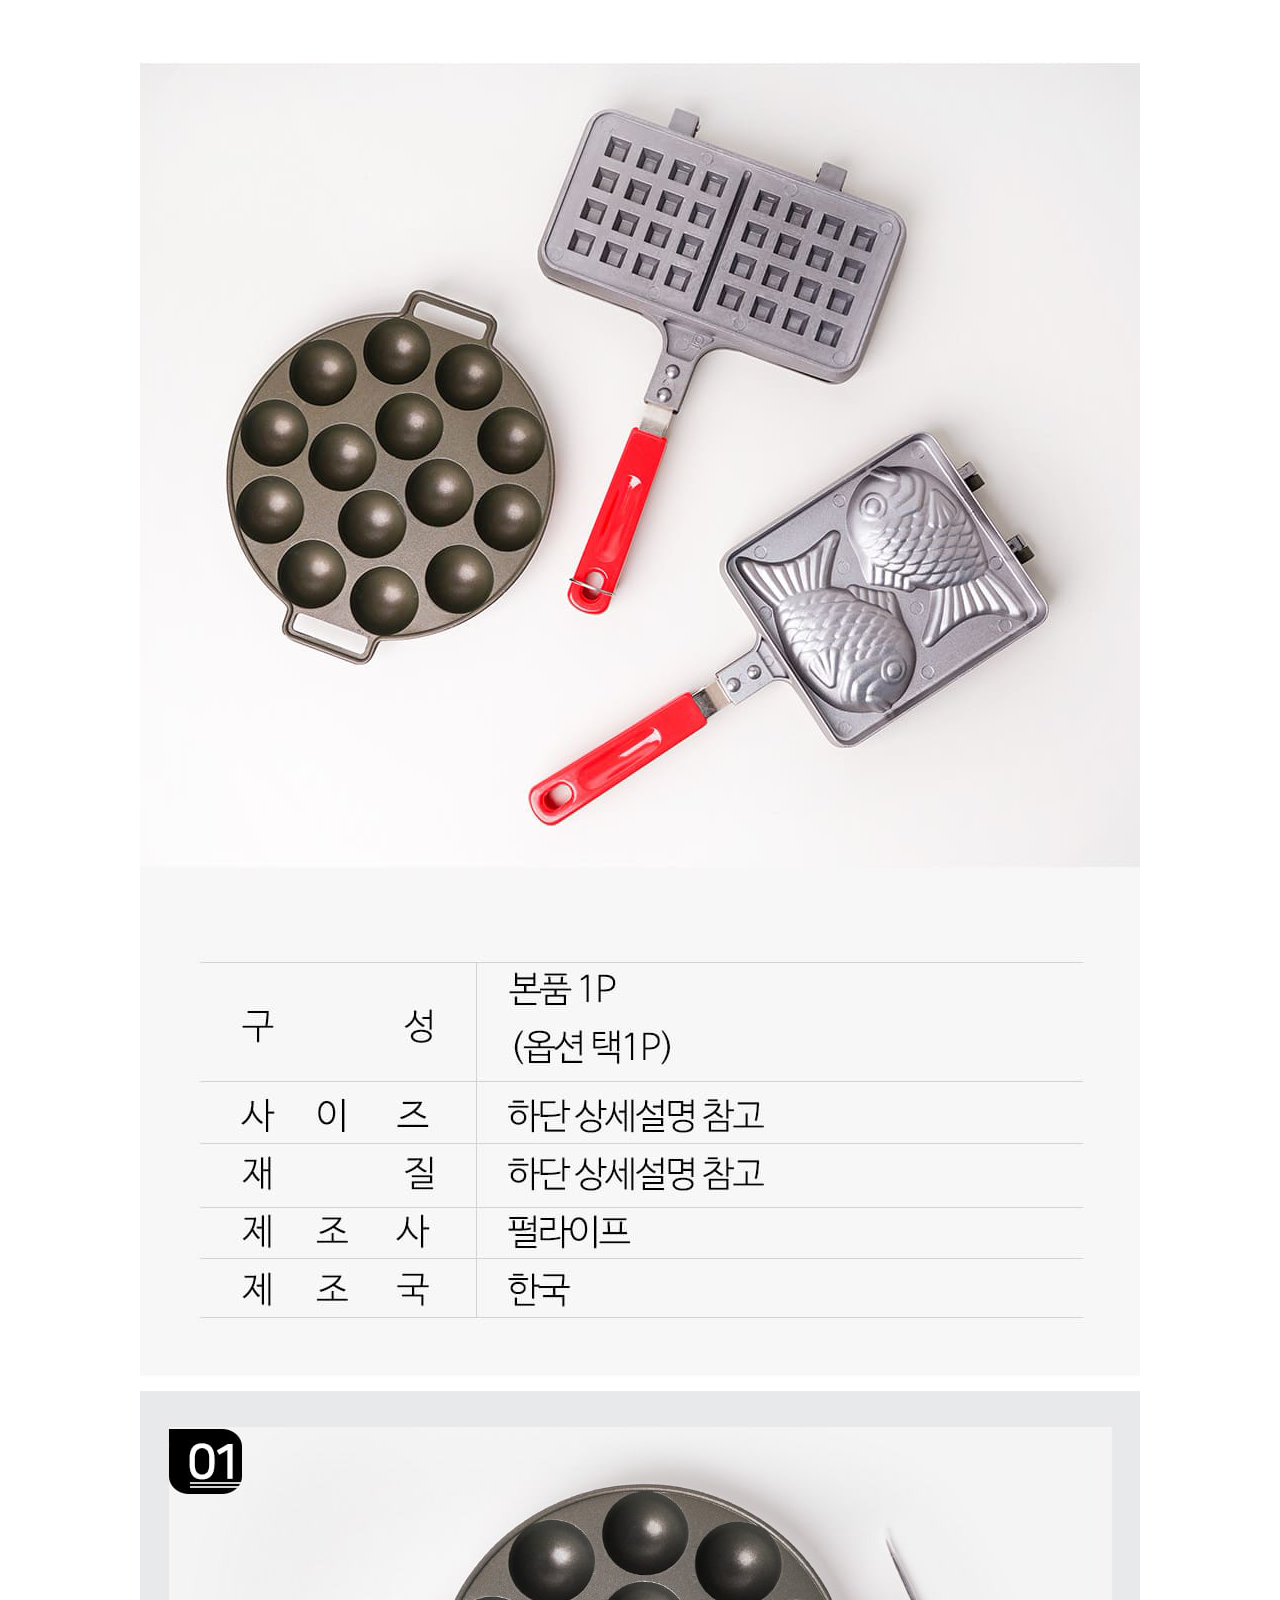
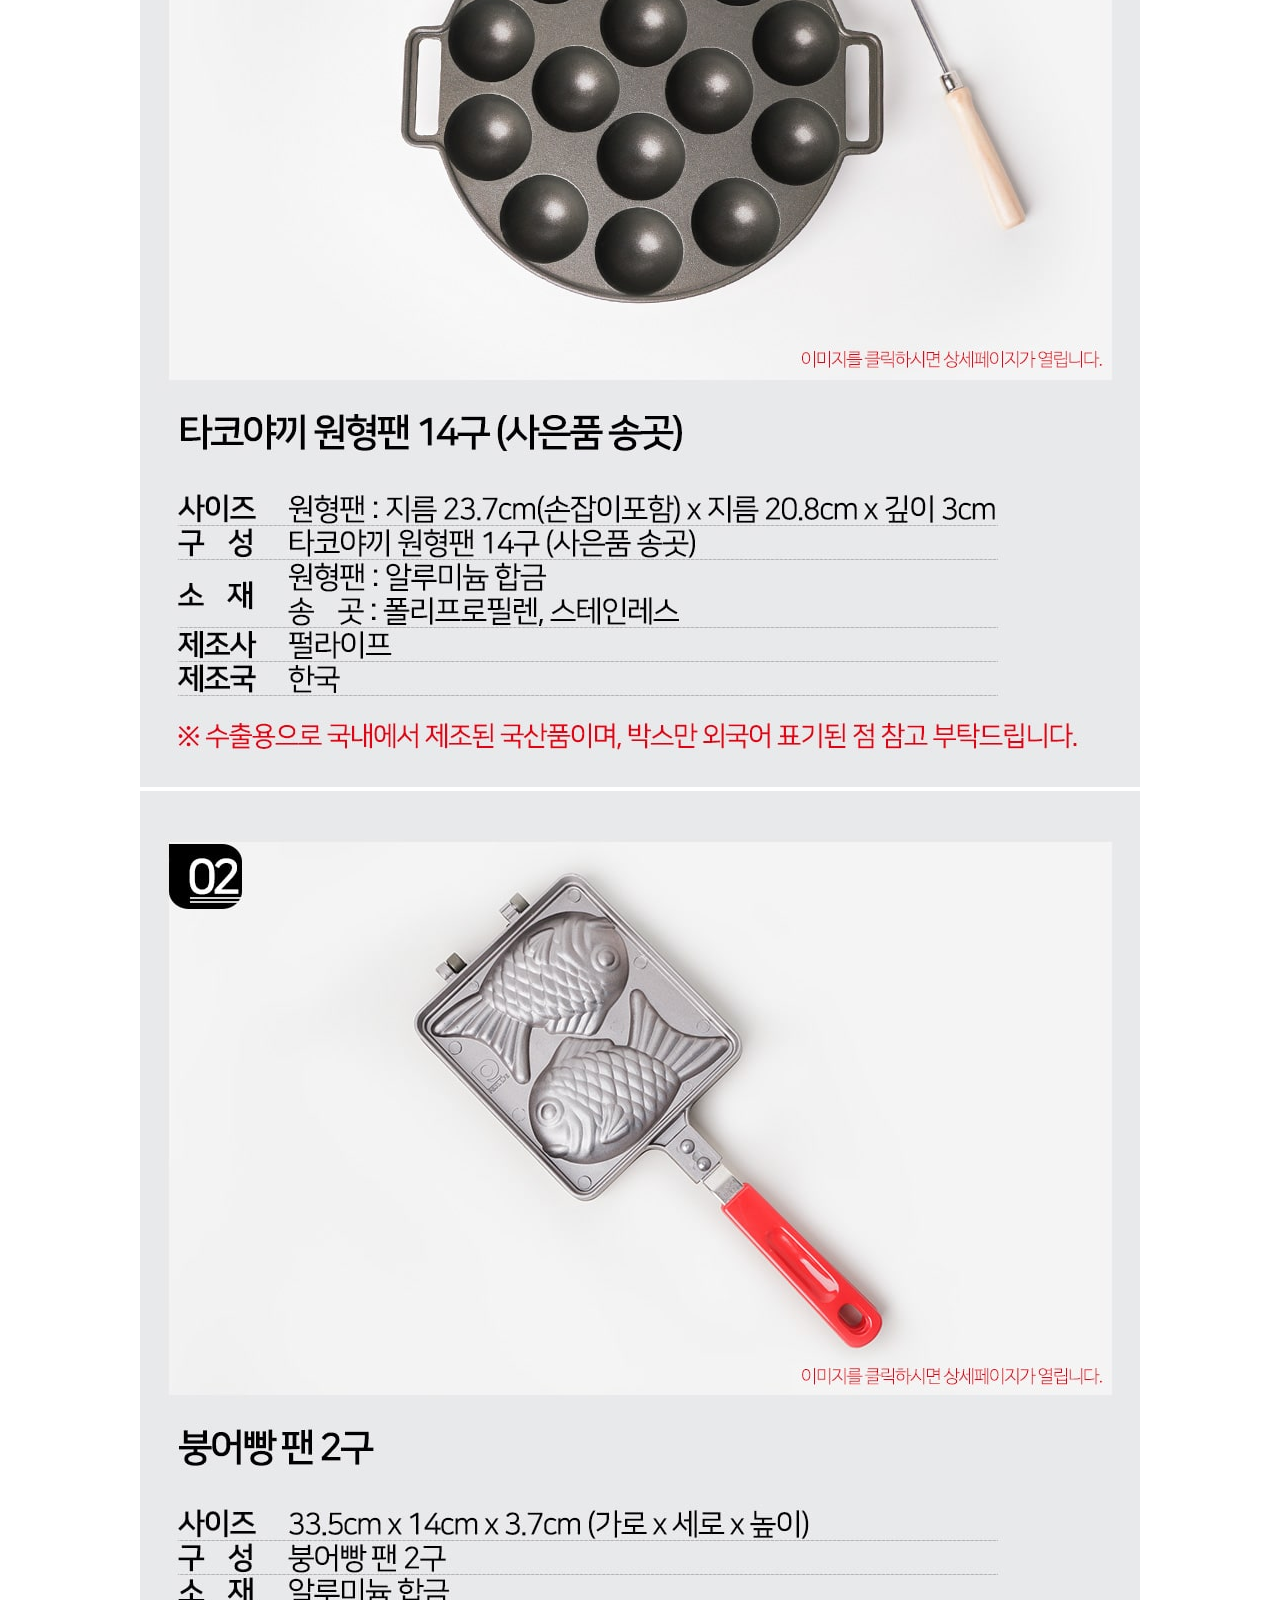
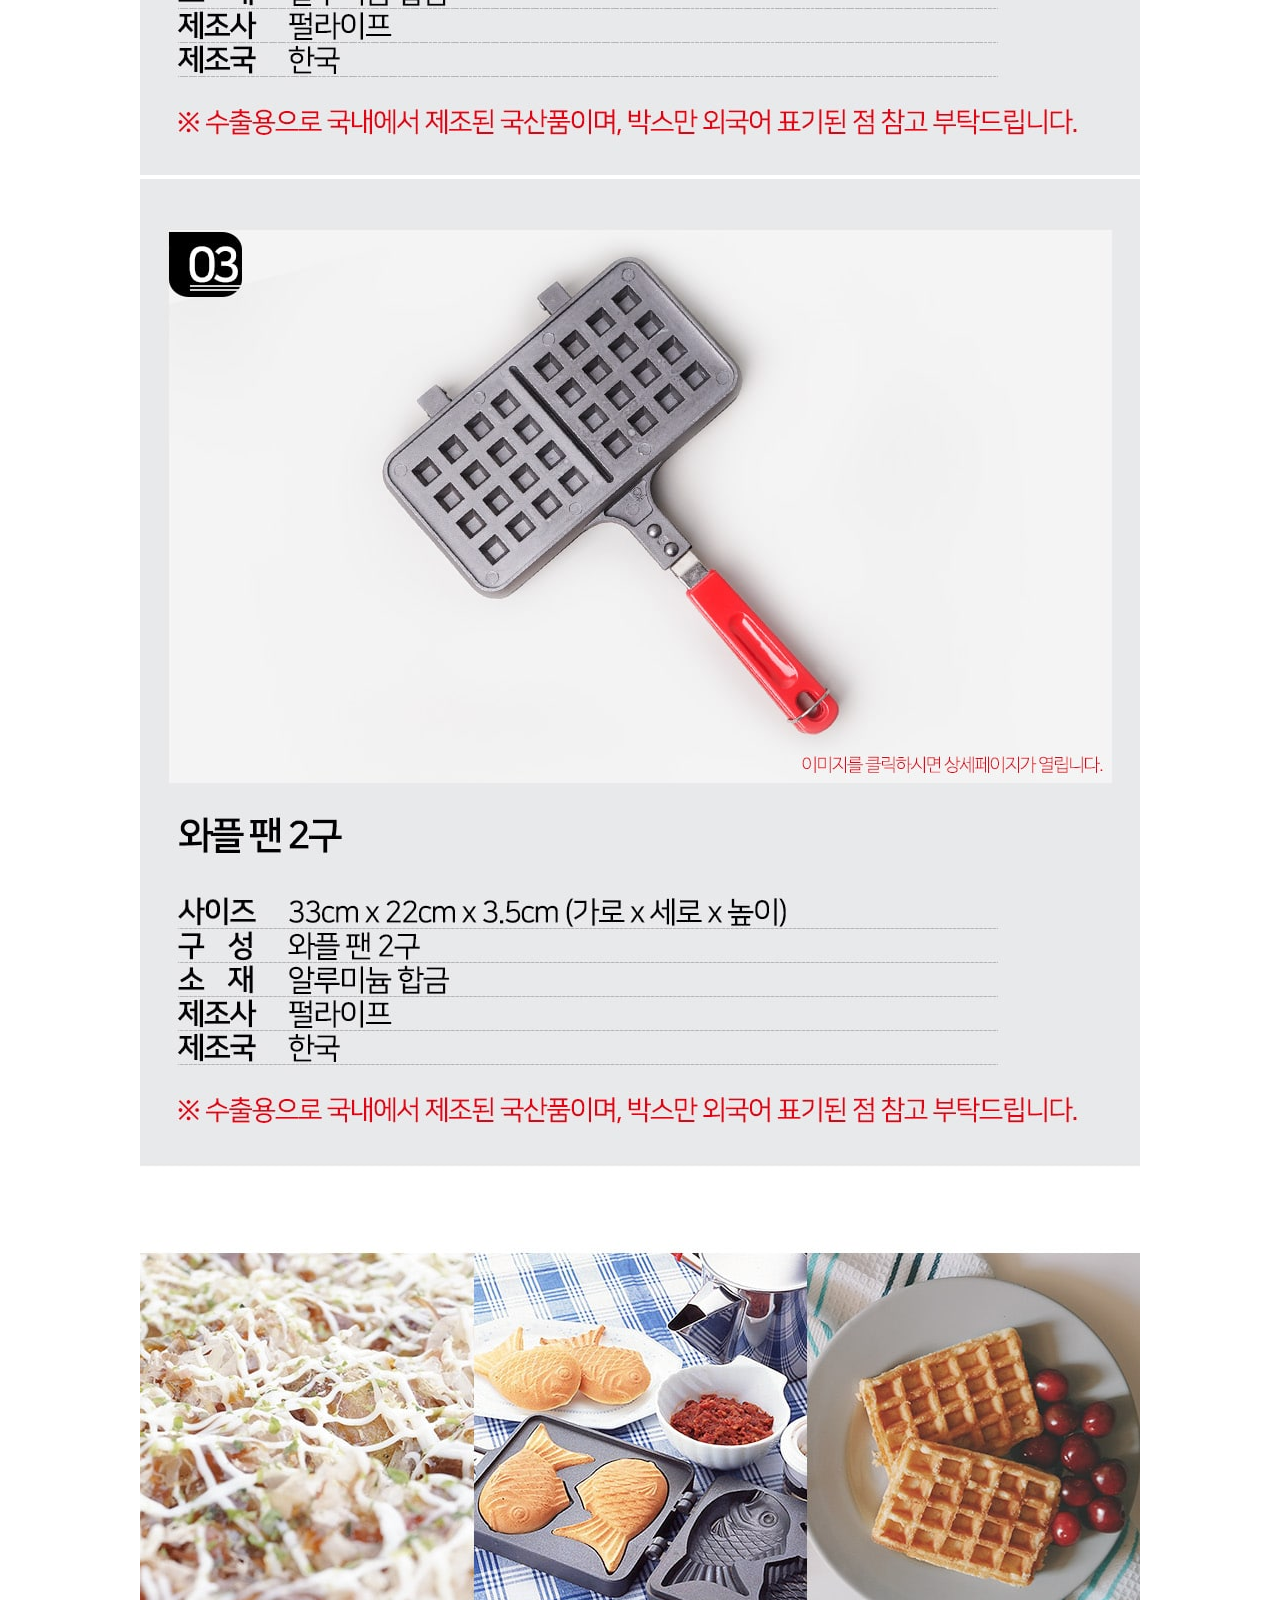
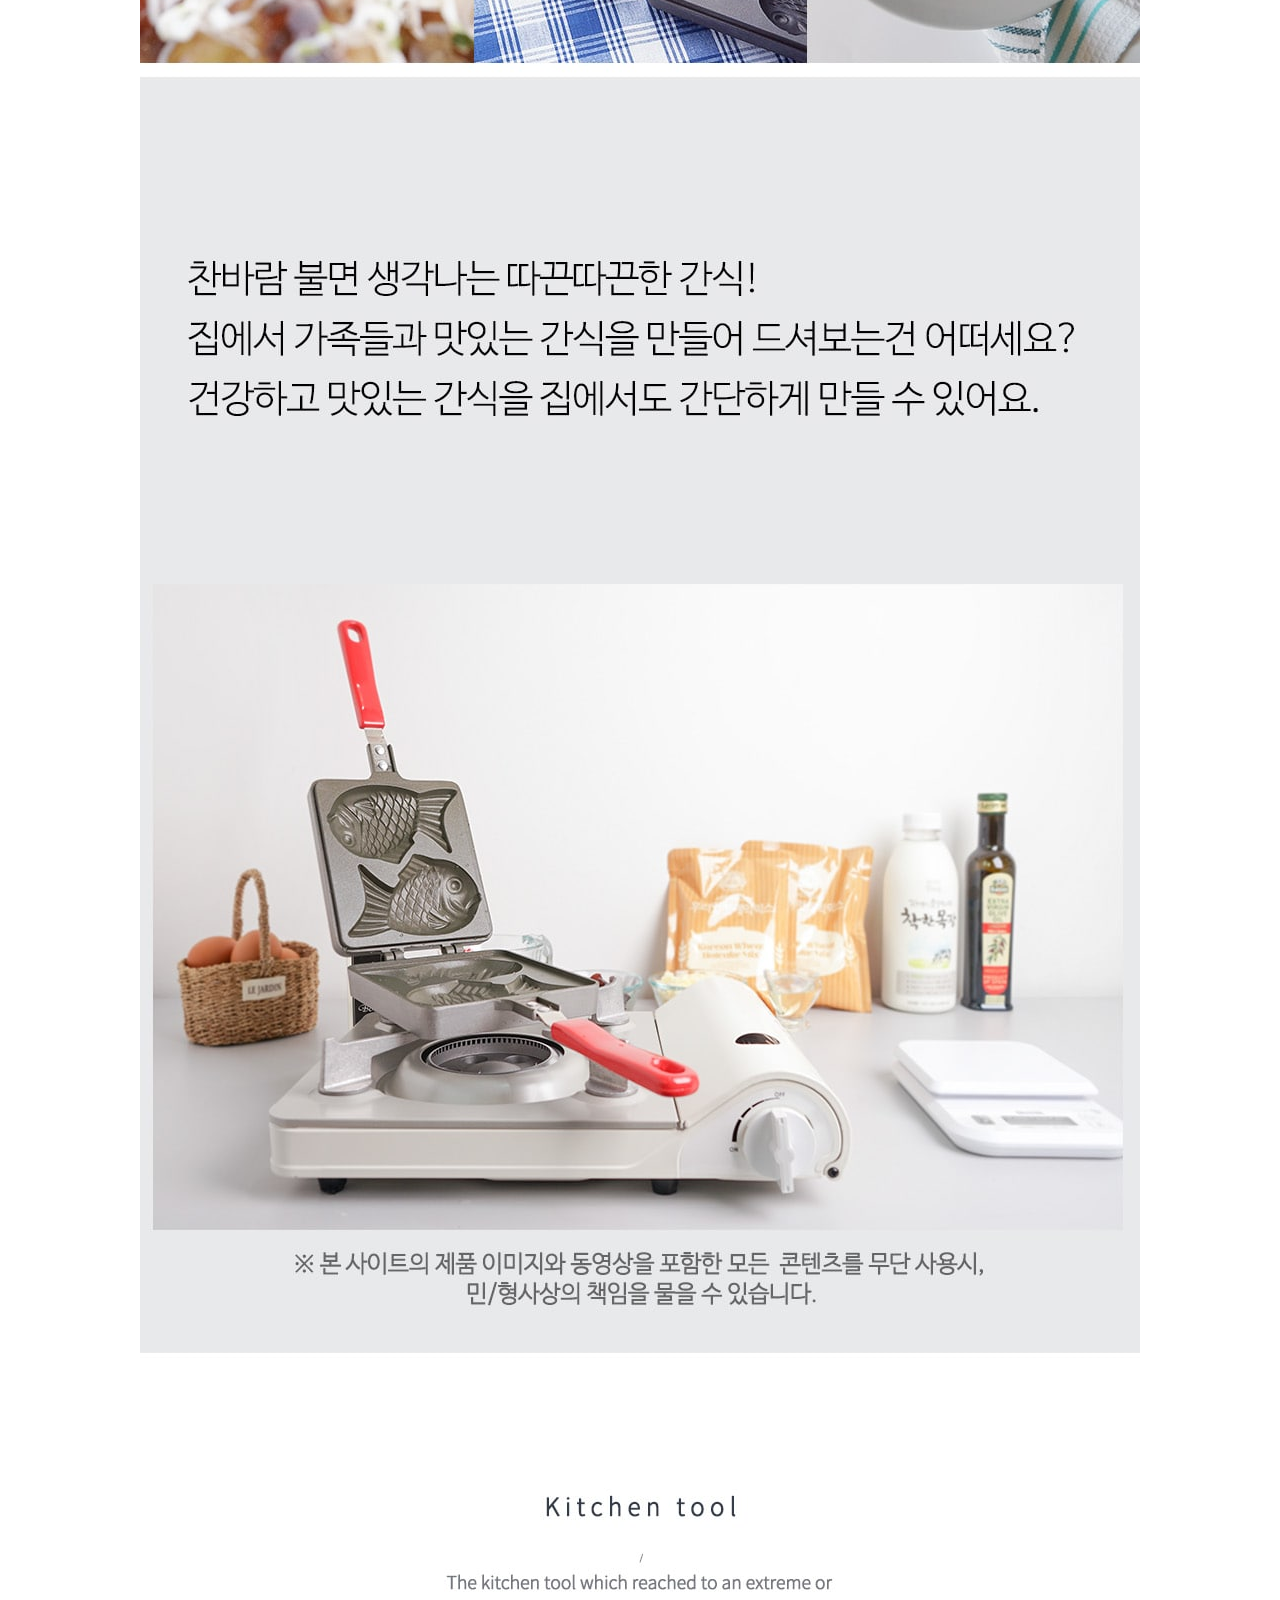
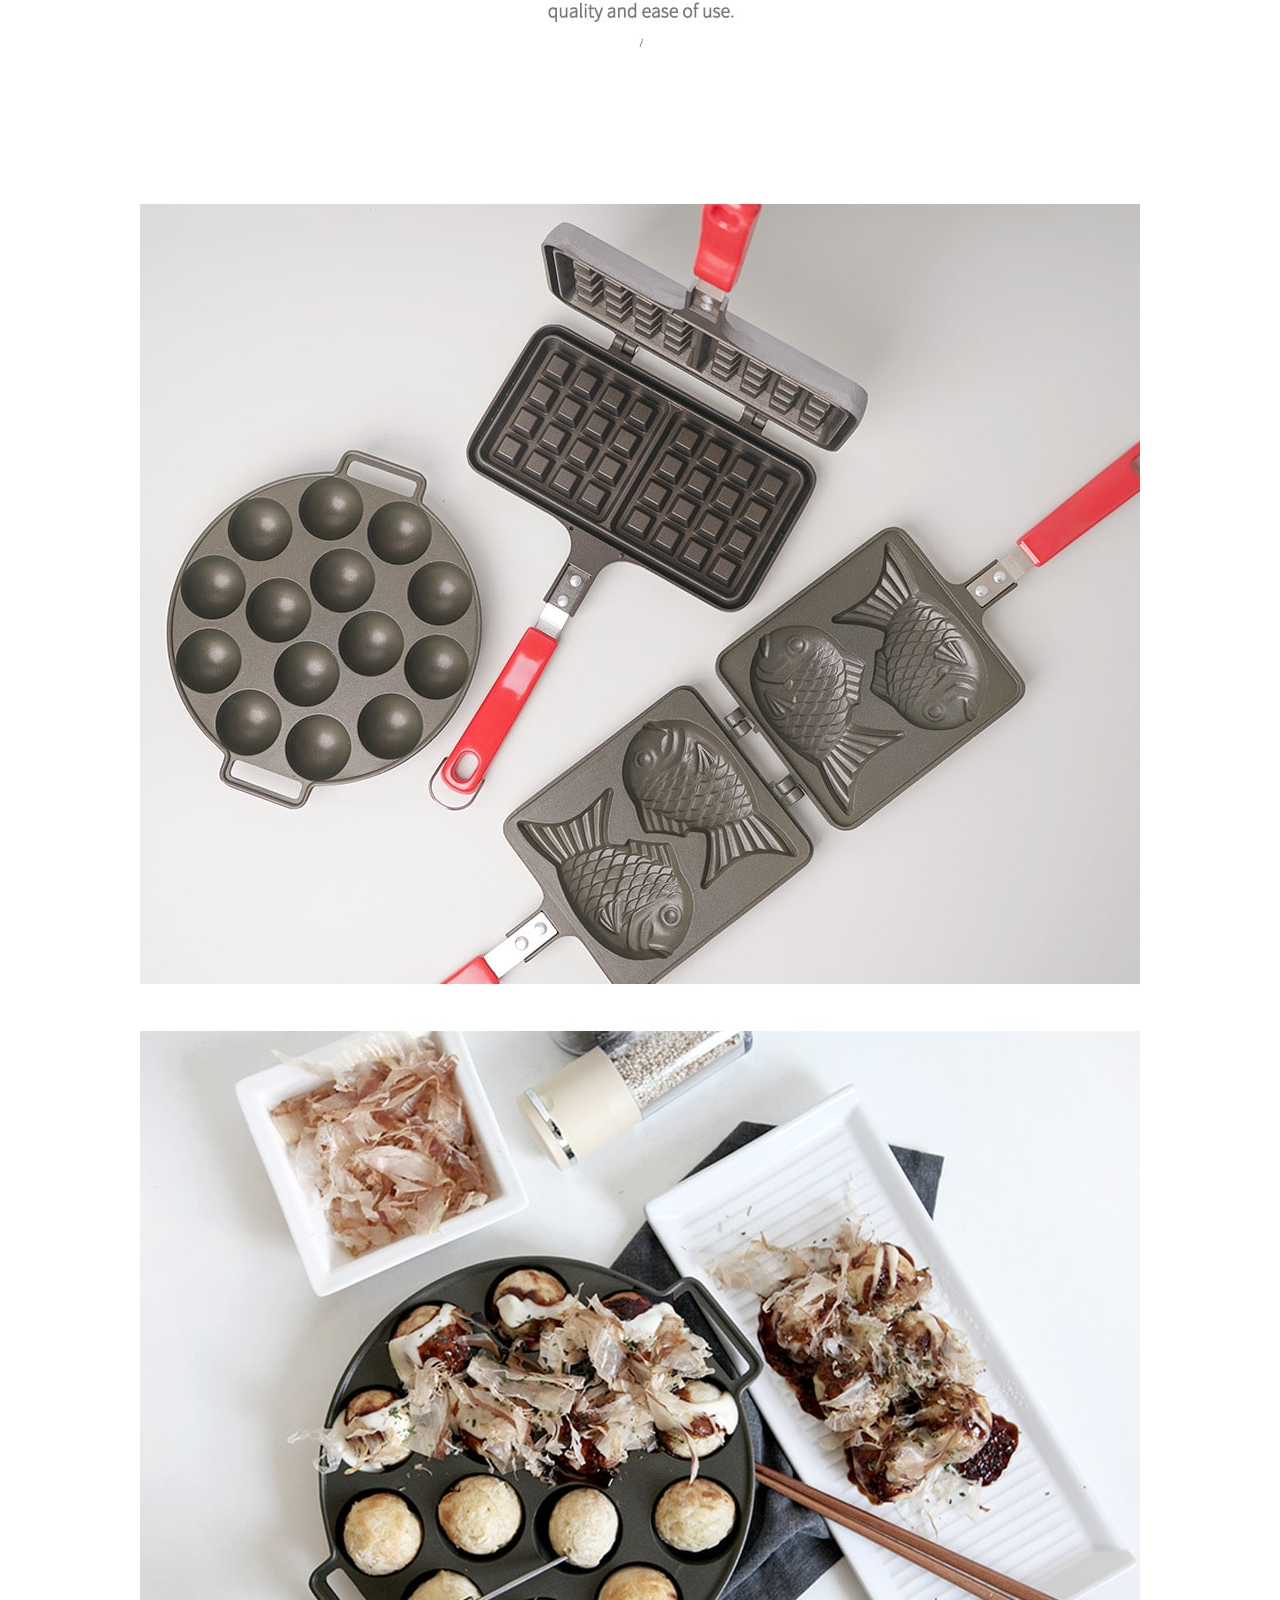
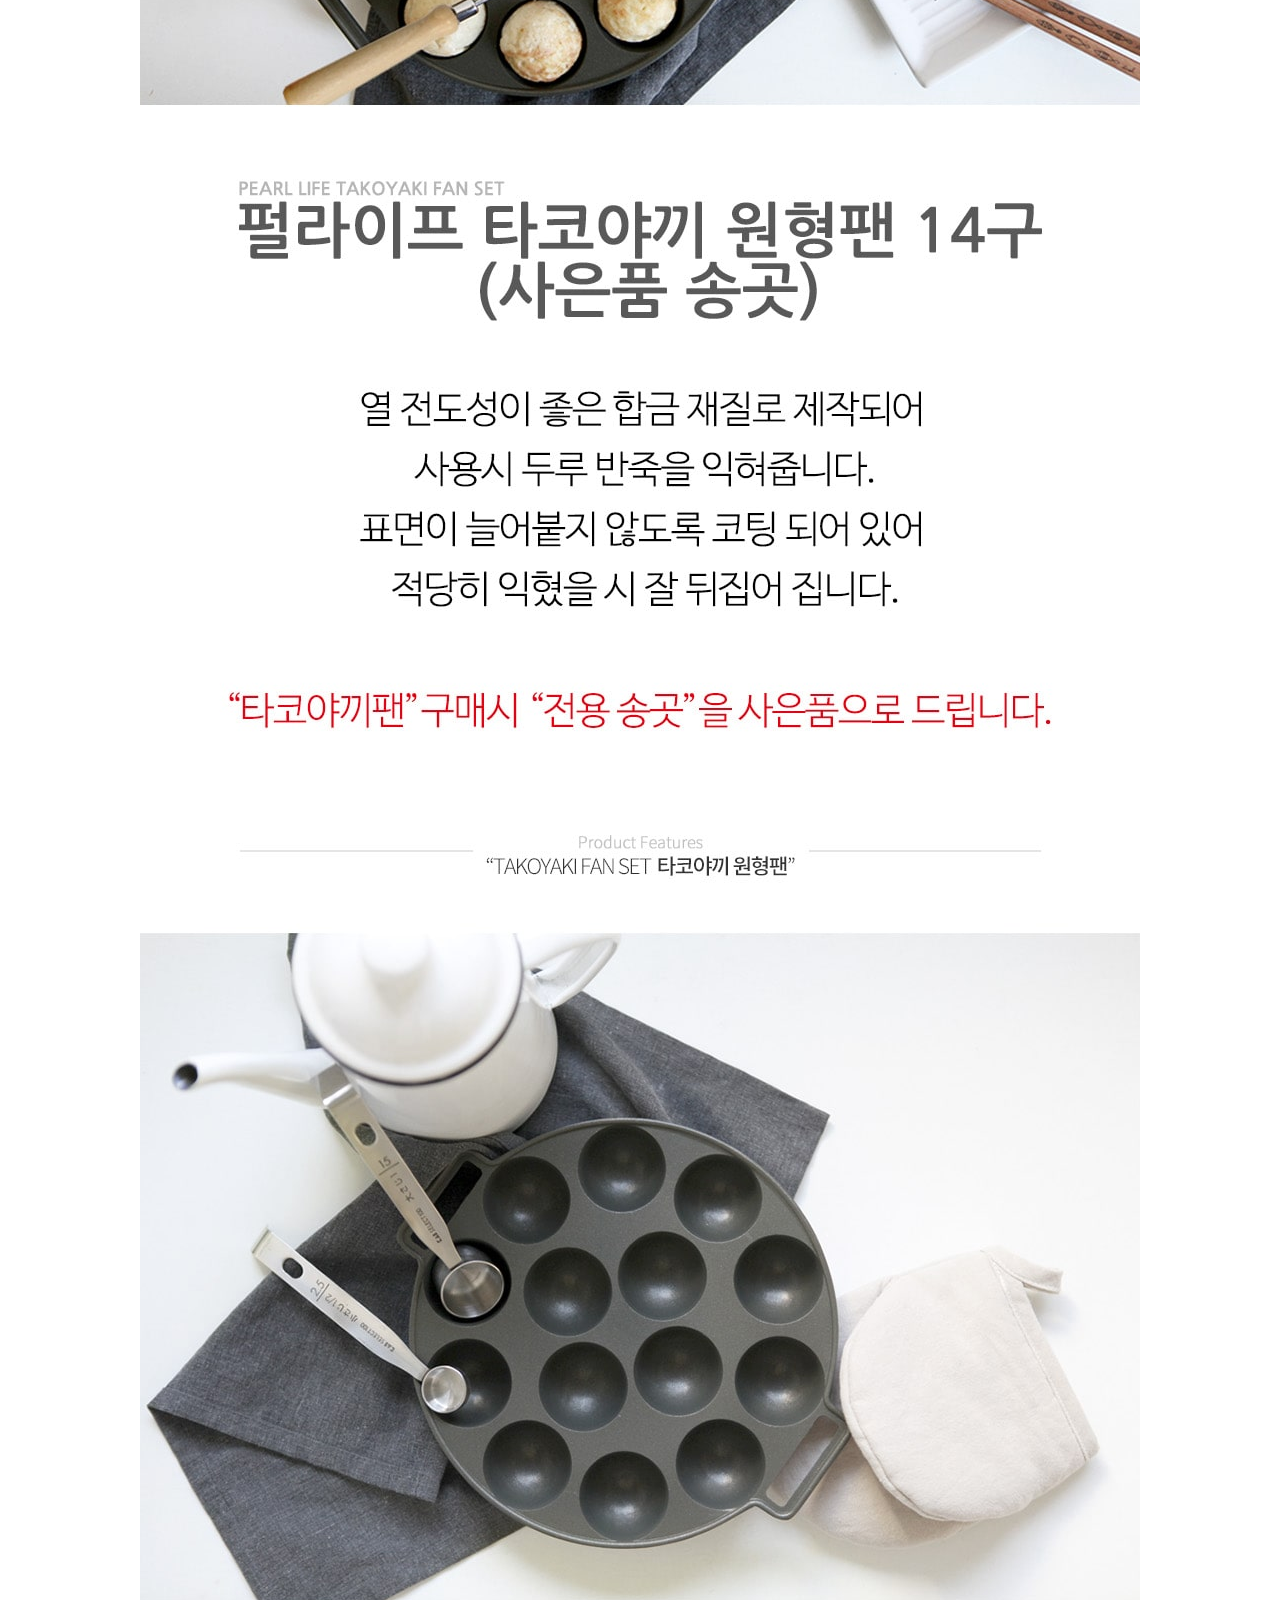
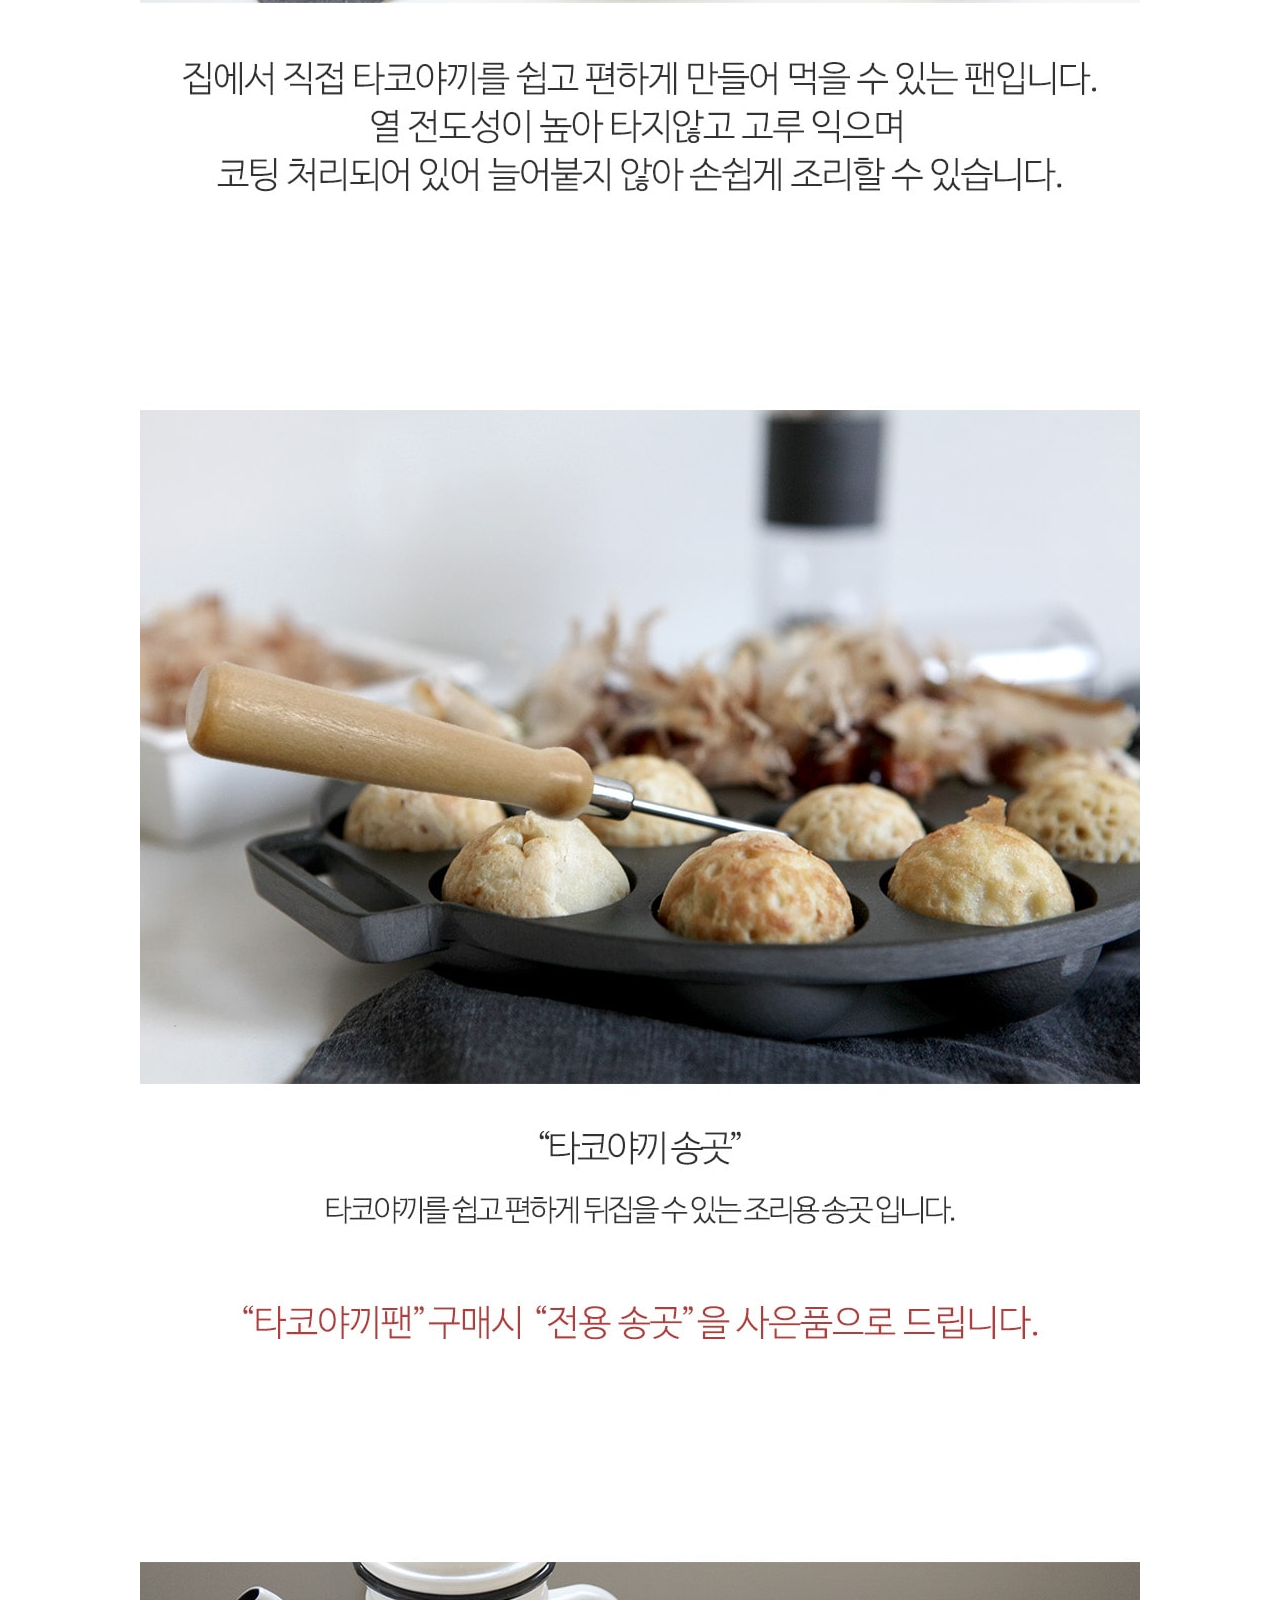
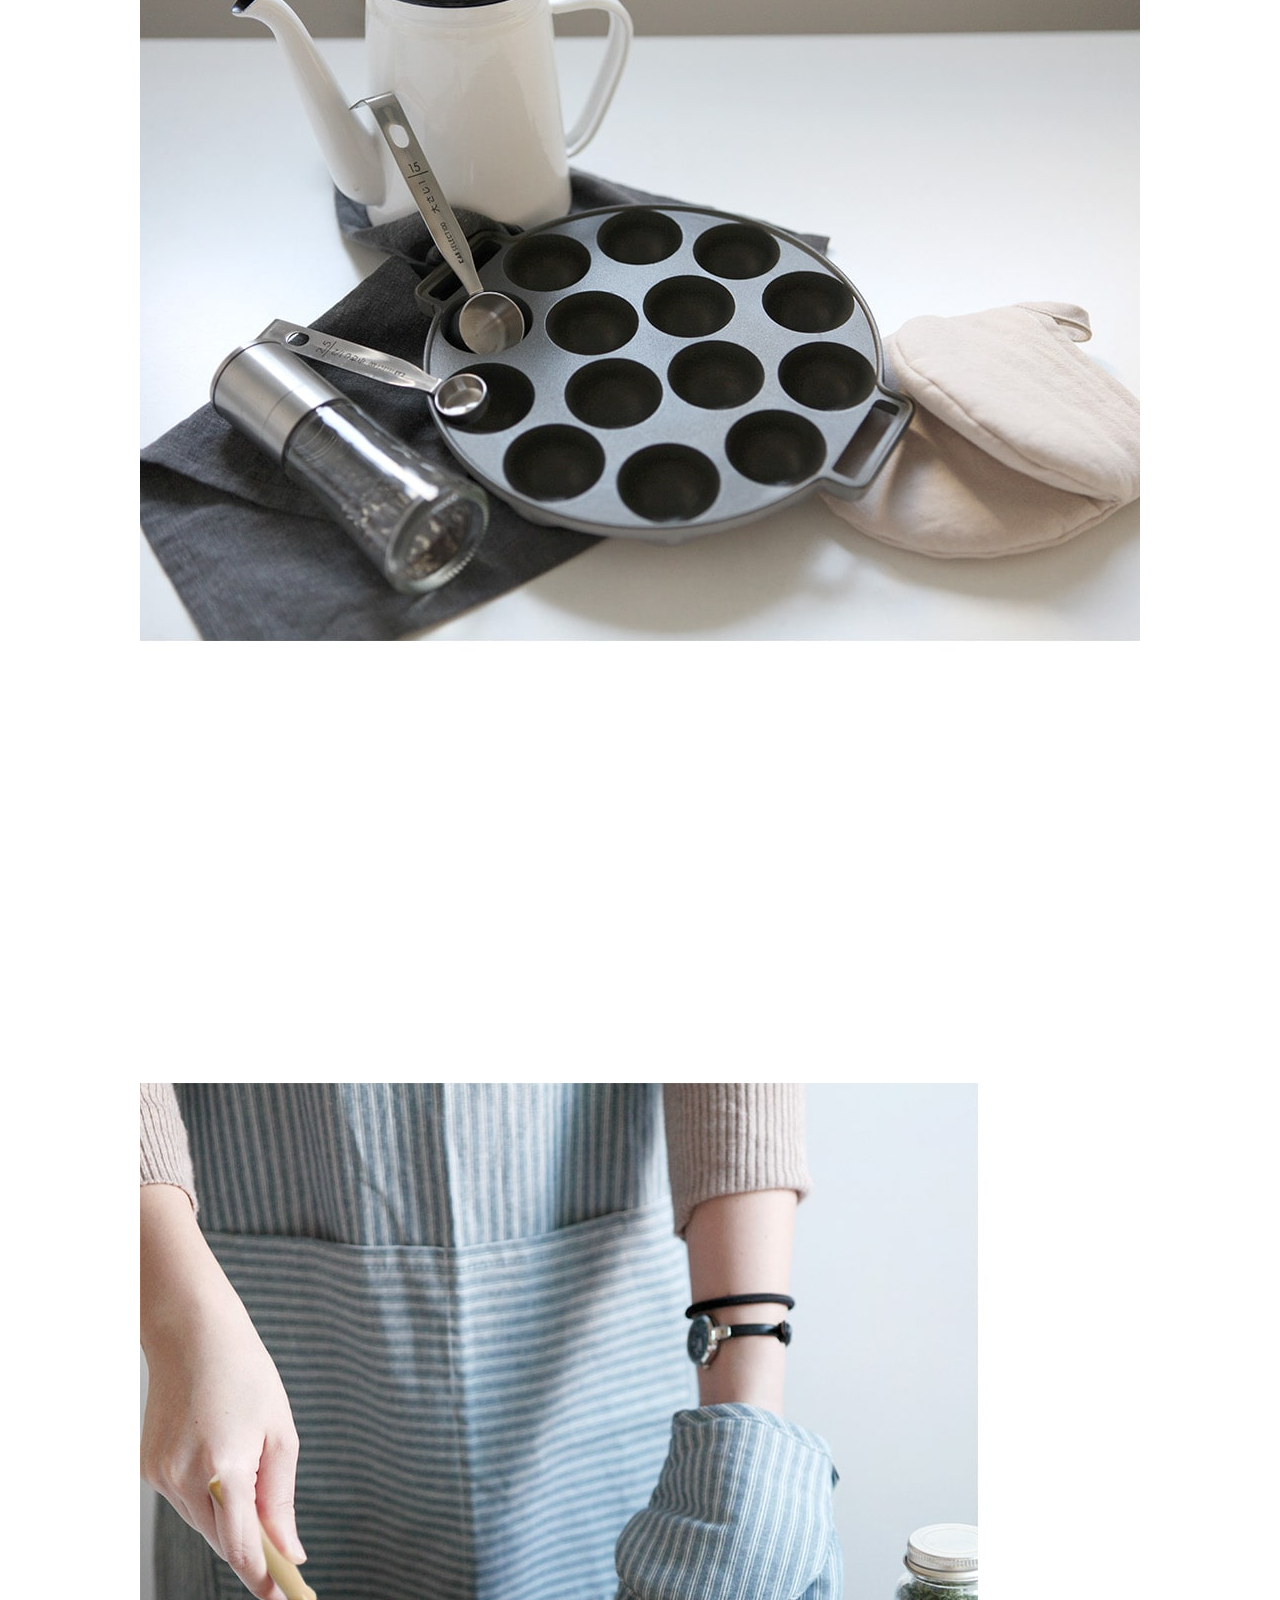
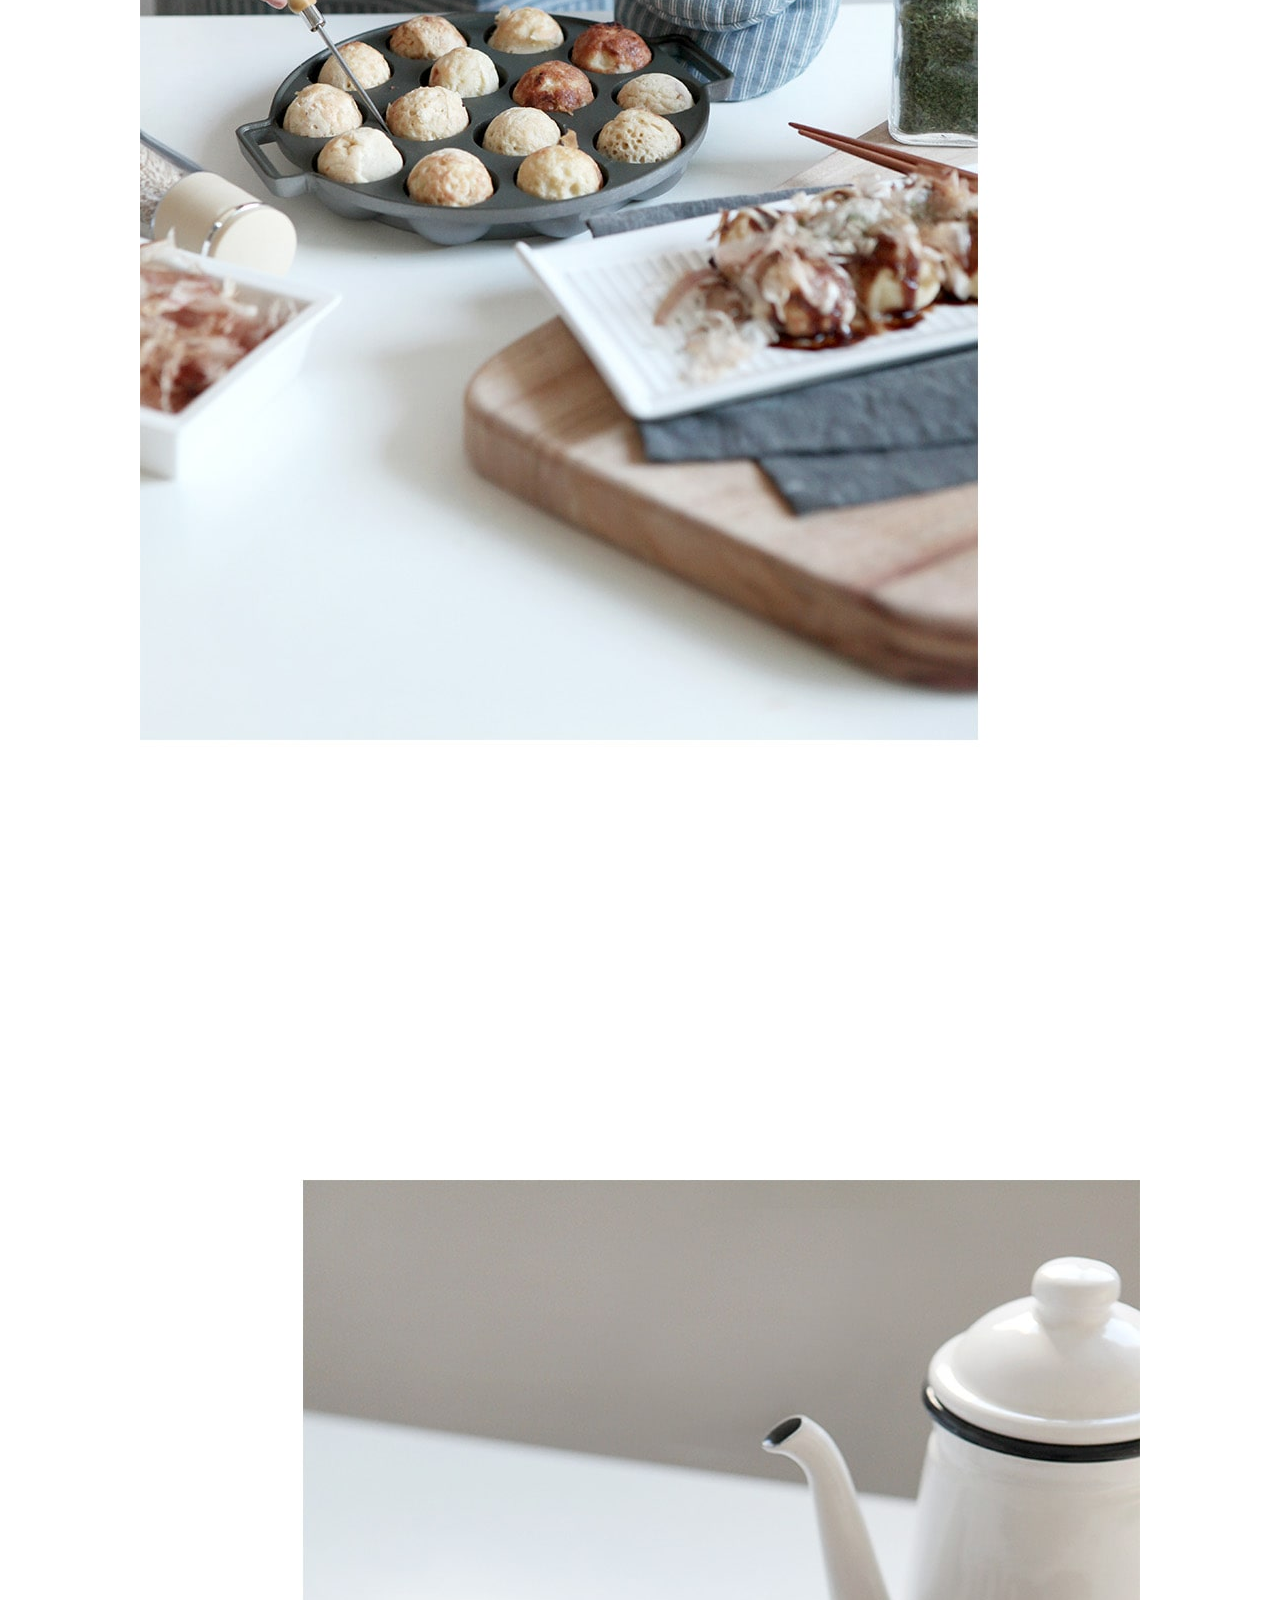
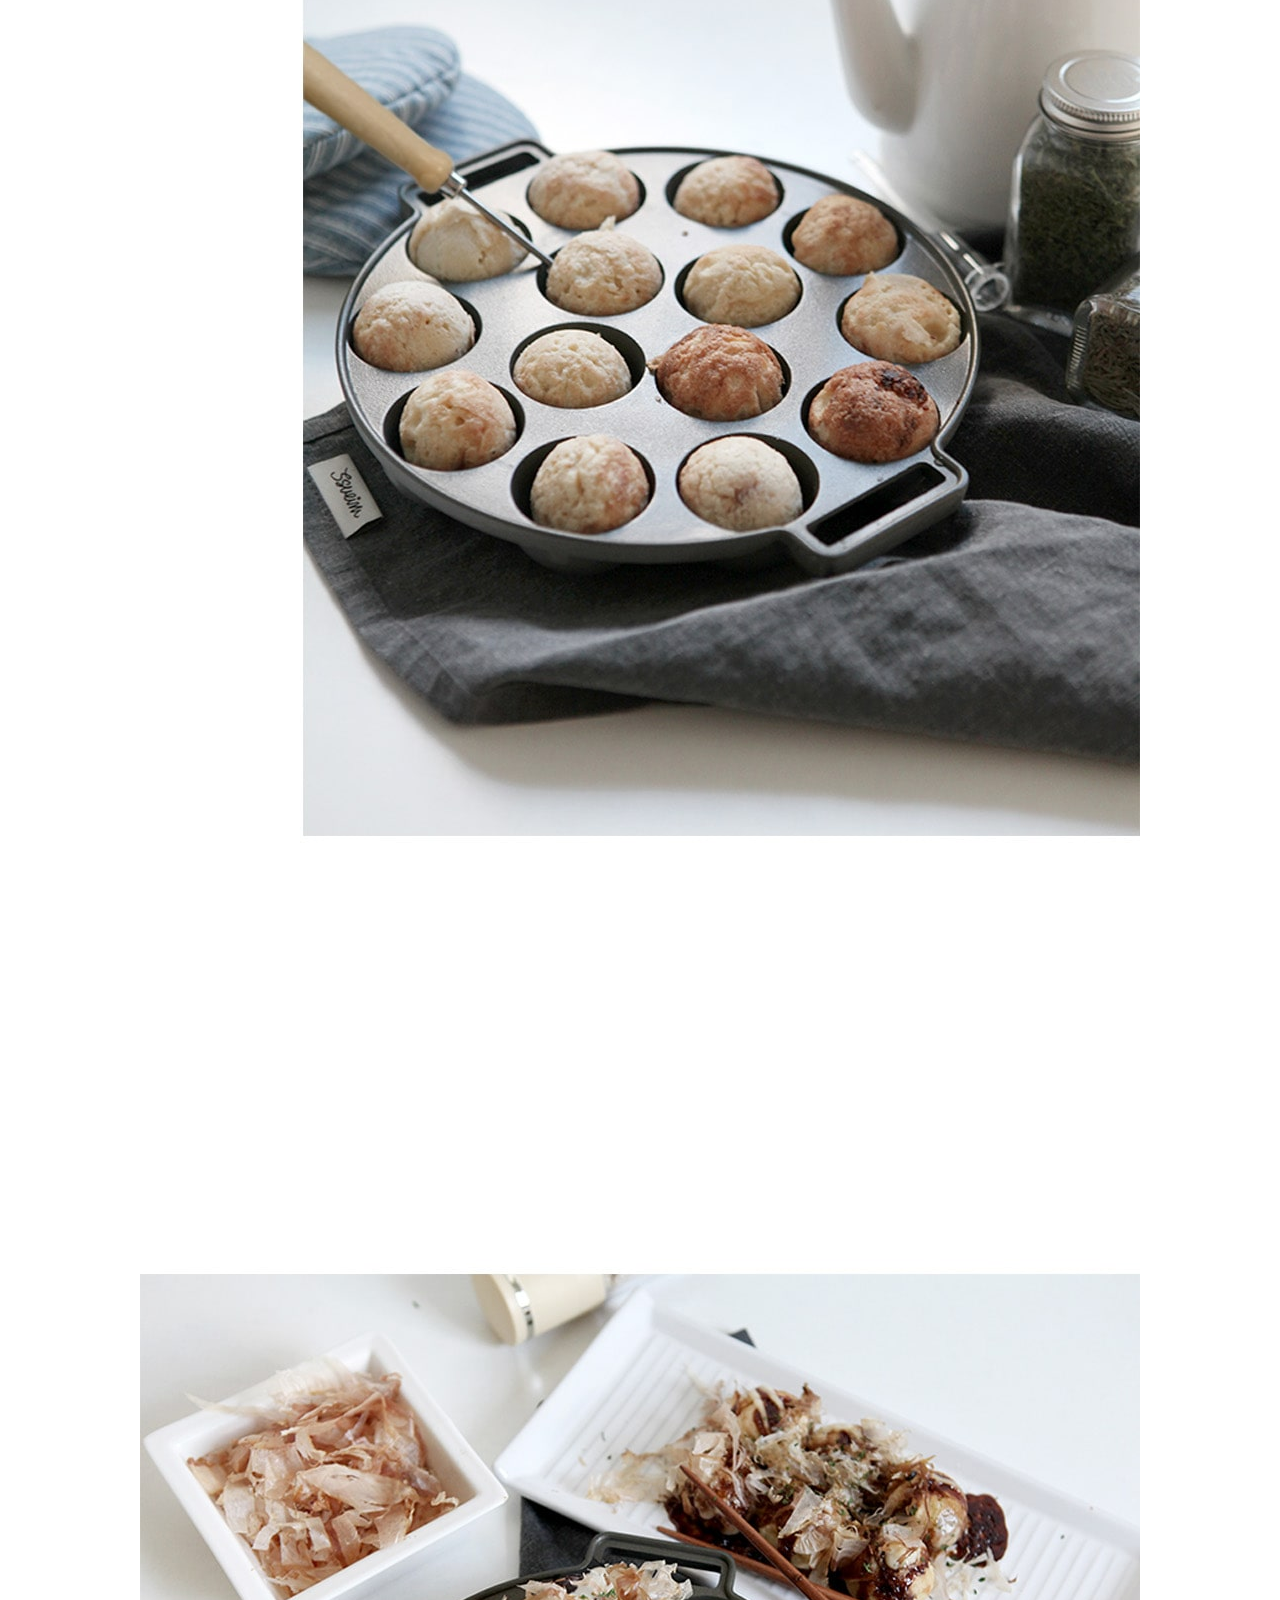
<file: portfolio_sangse/page6.html>
<!doctype html>
<html>
<head>
  <meta charset="utf-8"
</head>
<body>
  <div id="top">
  <center>
  <div>&nbsp;</div>
  <div class="top_bg">&nbsp;</div>
  <div>
  <img src="images/H4638.jpg" alt="main_banner" border="0" />
  </div>
  <div>
  <img src="images/H4638_01.jpg" />
  </div>
  <div>
  <img src="images/H4638_02.jpg" />
  </div>
  <div>
  <img src="images/H4638_03.jpg" />
  </div>
  <center>
  <div><img src="images/H4638_04.jpg"></div>
</center>
<center>
<div><img src="images/H4638_05.jpg"></div>
</center>
</body>
</html>
</file>
